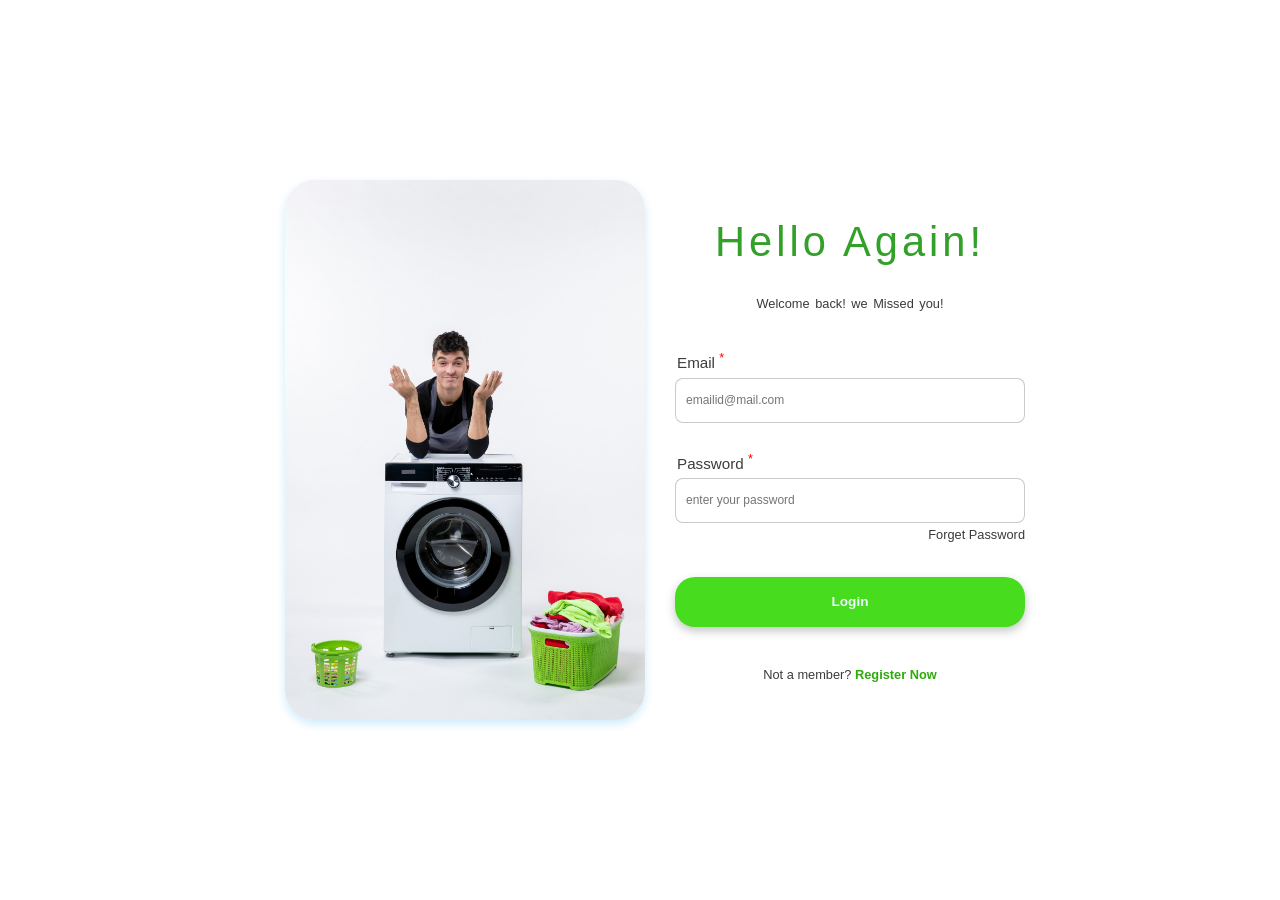
<file: index.html>
<!doctype html>
<html lang="en">
  <head>
    <meta charset="UTF-8" />
    <meta name="viewport" content="width=device-width, initial-scale=1.0" />
    <title>login</title>
    <link rel="stylesheet" href="style.css" />
  </head>
  <body>
    <div class="container">
      <div class="img-box">
        <img src="./107908.jpg" alt="wash" width="360" />
      </div>

      <div class="login-section">
        <div class="form-wrapper">
            <div class="greet">
          <h1>Hello Again!</h1>
          <p class="subtitle">Welcome back! we Missed you!</p>
          </div>

          <form action="">
            <div class="input-group">
              <label for="email">Email <sup>*</sup></a></label>
              <input
                type="email"
                name=""
                id="email"
                placeholder="emailid@mail.com"
                required
              />
            </div>
            <div class="input-group">
              <label for="password">Password <sup>*</sup></label>
              <input
                type="password"
                name=""
                id="passowrd"
                placeholder="enter your password"
                required
              />
            </div>
                <div class="forget">
                    <a href="#">Forget Password</a>
                </div>
                <button class="log-btn" type="submit">Login</button>
          </form>
          <p class="register">Not a member? <a href="#">Register Now</a></p>
        </div>
      </div>
    </div>
  </body>
</html>
</file>
<file: style.css>
* {
  margin: 0;
  padding: 0;
  box-sizing: border-box;
}

@import url("https://fonts.googleapis.com/css2?family=Roboto:ital,wght@0,100..900;1,100..900&display=swap");

html,
body {
  width: 100%;
  height: 100%;

  font-family: "Roboto", sans-serif;
}

.container {
  height: 100vh;
  width: 100vw;
  display: flex;
  align-items: center;
  justify-content: center;
  /* gap: 10px; */
  /* border: 1px solid red; */
}
.img-box {
  display: flex;
  padding: 30px;
}

.img-box img {
  /* margin-right: 20px; */
  border-radius: 30px;
  box-shadow: 0 4px 10px rgba(0, 160, 240, 0.2);
}
.login-section {
  height: 100vh;
  display: flex;
  align-items: center;
  /* border: 1px solid */
}

.greet {
  display: flex;
  flex-direction: column;
  gap: 30px;
  align-items: center;
  justify-content: flex-start;
  /* column-height: 200px; */
  margin-bottom: 30px;
  /* border: 1px solid; */
}
.greet p {
  color: rgb(58, 58, 59);
  font-size: 0.8rem;
  font-weight: 100;
  word-spacing: 2px;
}

.greet h1 {
  font-size: 2.6rem;
  font-weight: 500;
  color: rgb(51, 160, 41);
  letter-spacing: 4px;
}

.input-group {
  display: flex;
  flex-direction: column;
  
  margin-top: 15px;
  gap: 2px;
}
.input-group input {
  width: 350px;
  height: 45px;
  text-align: left;
  margin: 4px 0;
  font-size: 0.75rem;
  padding: 0 10px;
  border: 1px solid rgba(176, 173, 173, 0.655);
  border-radius: 8px;
  outline: none;
  transition: border-color 0.3s ease;
}
.input-group label {
  color: rgb(60, 60, 61);
  font-size: 0.95rem;
  padding: 0 2px;
  margin-top: 10px;
}
.input-group label sup {
  color: red;
}

.forget {
  display: flex;
  /* border: 1px solid; */
  justify-content: end;
}
.forget a {
  text-decoration: none;
  font-size: 0.8rem;
  color: rgb(58, 58, 58);
}
.log-btn {
  display: flex;
  width: 350px;
  height: 50px;
  justify-content: center;
  align-items: center;
  margin-top: 35px;
  background-color: #48dc1f;
  border-style: none;
  /* border: 1px solid greenyellow; */
  border-radius: 20px;
  color: aliceblue;
  font-weight: 600;
  cursor: pointer;
  font-size: 0.85rem;
  box-shadow: 0 4px 10px rgba(58, 64, 63, 0.3);
  transition:
    background-color 0.3s ease,
    color 0.3s ease;
}

.register {
  margin-top: 40px;
  font-size: 0.8rem;
  text-align: center;
  color: rgb(58, 58, 59);
  /* text-decoration: none */
}
.register a {
  text-decoration: none;
  color: #2eaa0b;
  font-weight: 600;
  font-size: 0.8rem;
  transition: all text-decoration 1s ease-in-out;
}

.input-group input:hover {
  border-color: rgb(103, 102, 102);
}
.log-btn:hover {
  background-color: #79f258;
  color: rgb(53, 54, 55);
}
.register a:hover {
  text-decoration: underline;
}
.forget a:hover {
  text-decoration: underline;
}
@media (max-width: 1024px){
  .container {
    height: 100%;
    flex-direction: column;
    /* column-gap: 1px; */
   
    /* align-items: center; */
  }
  .body {
     padding: 20px 20px;
  }
  .img-box img{
    width: 200px;
    margin-top: 3rem;
    /* padding: 2px; */
  }
  .img-box {
    margin-top: 10px;
    padding: 5px;
    gap: 20px;
  }
  .login-section{
    margin-bottom: 70px;
  }
  .input-group{
    margin-top: 2px;
  }
  .input-group input{
    margin-top: 1px;
     
  }
  .greet{
    margin-bottom: 10px;
    gap: 10px;
  }
  .greet h1{
    font-size: 2rem;
  }
  .greet p{
    font-size: 0.65rem;
  }
  .log-btn{
    margin-top: 20px;
  }
  .register{
    margin-top: 20px;
  }
}
</file>
